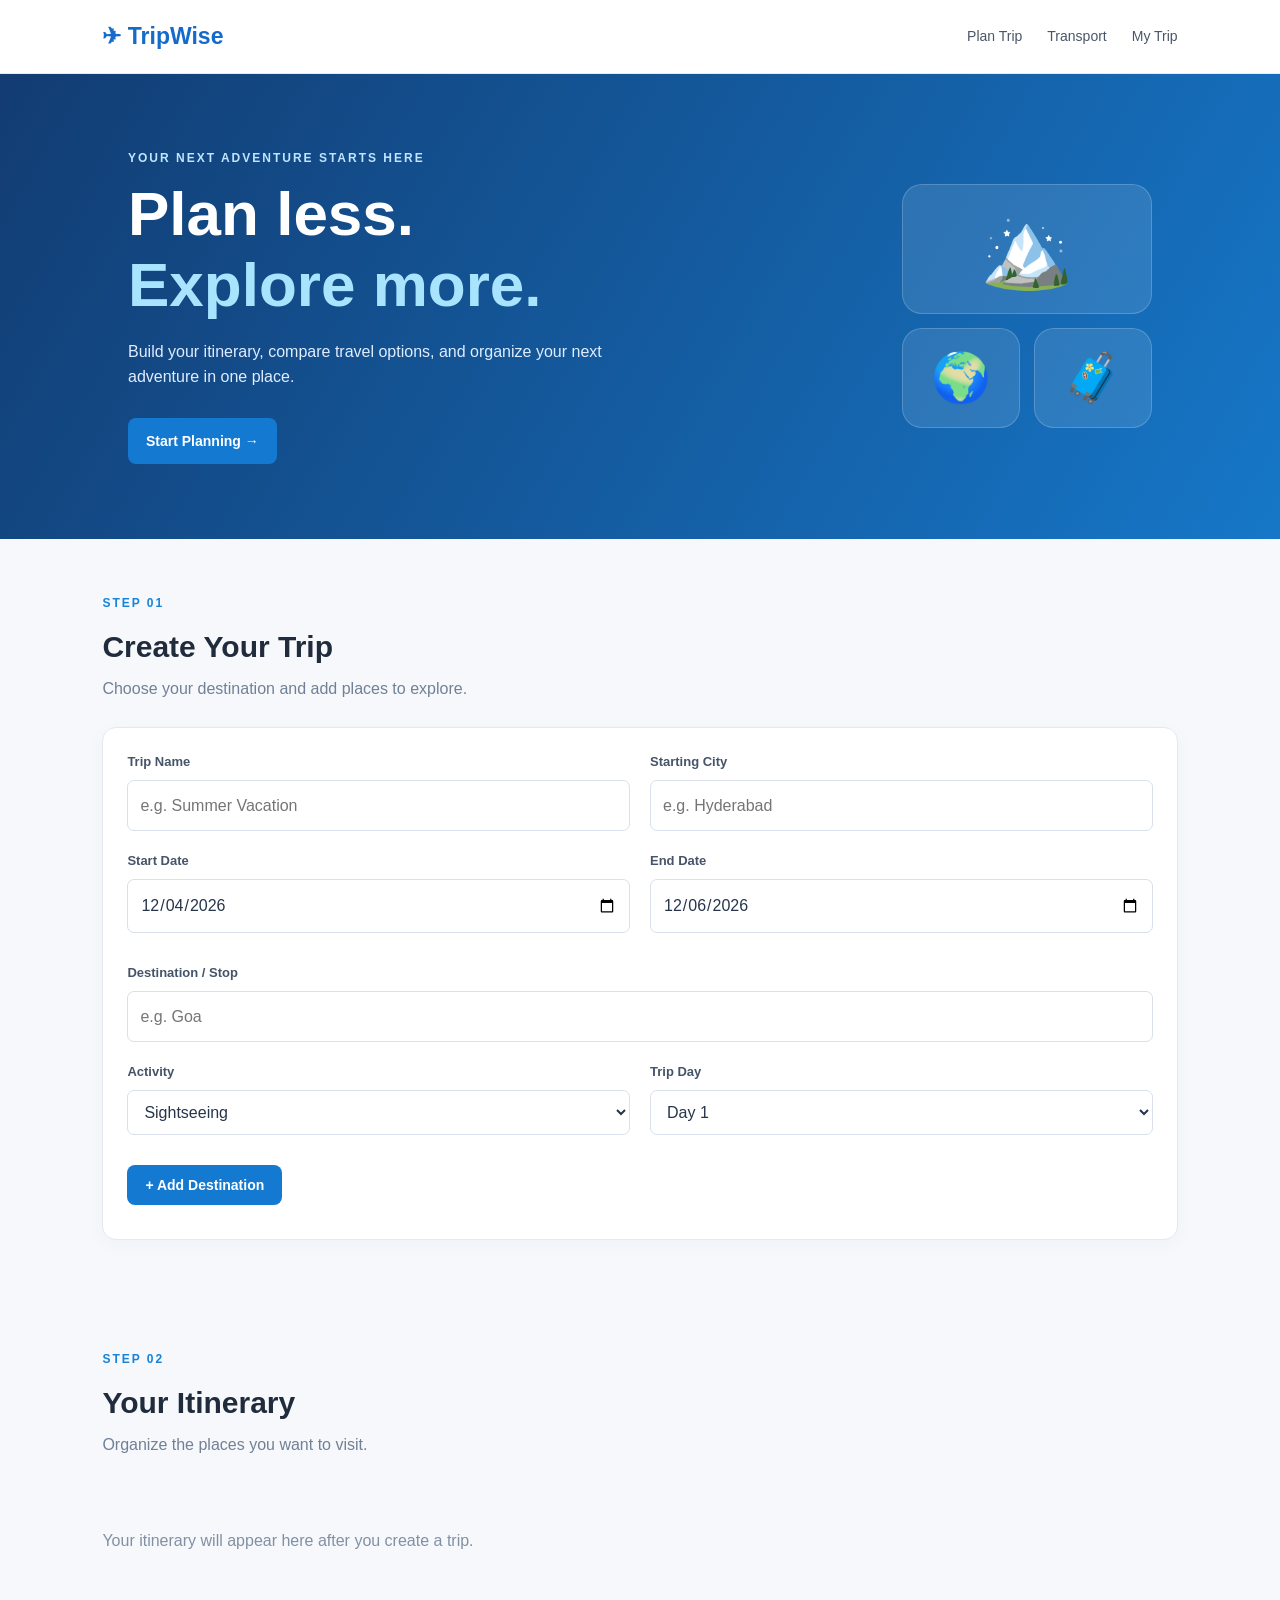
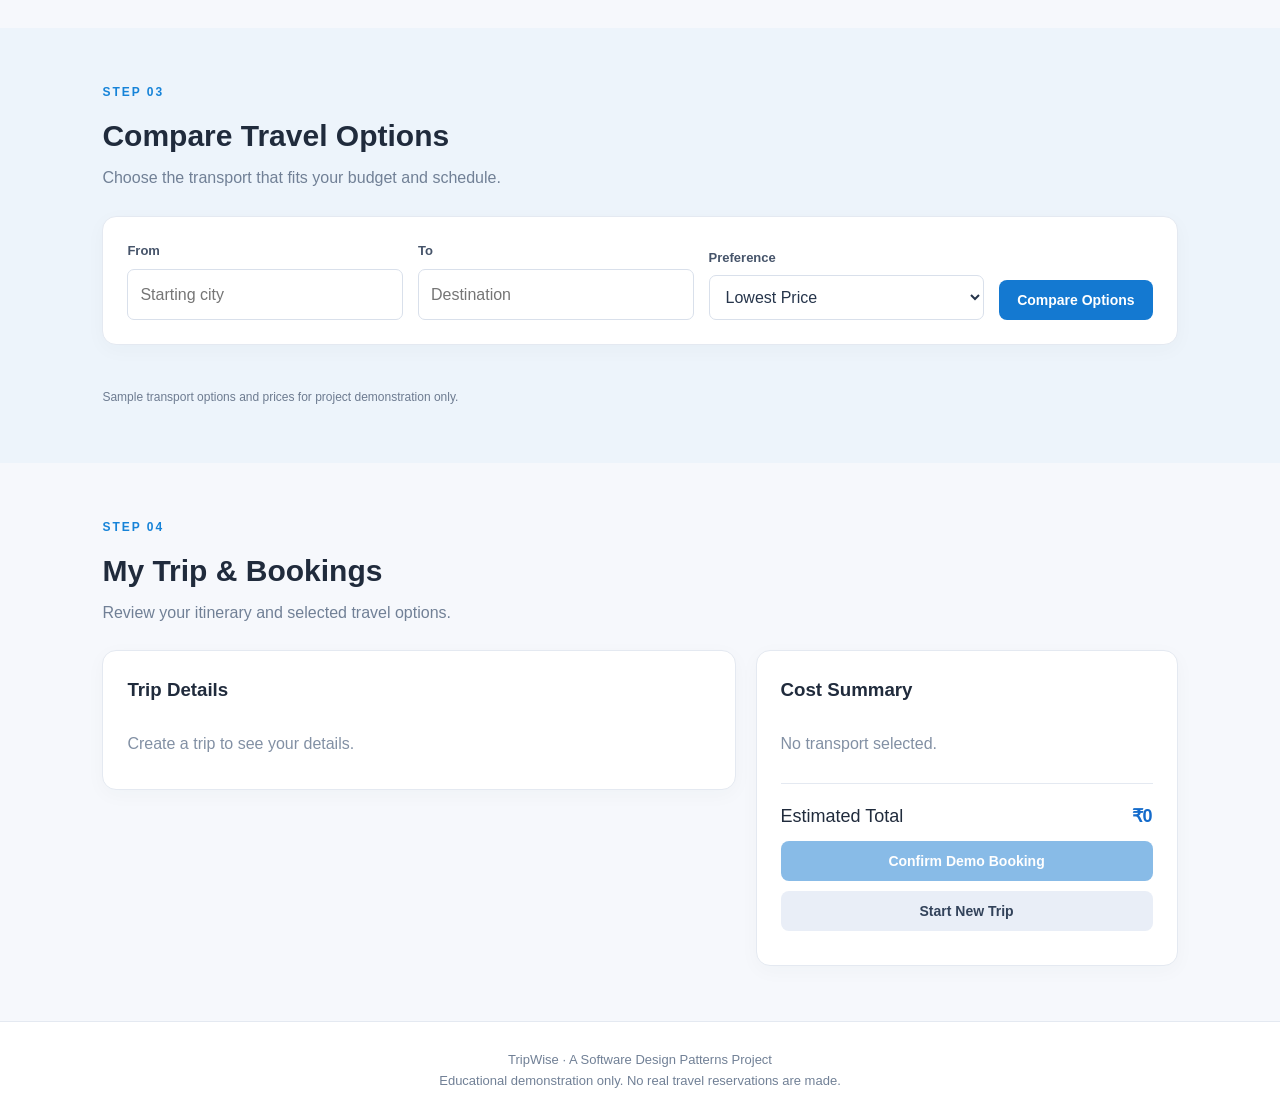
<file: index.html>
<!DOCTYPE html>
<html lang="en">
<head>
    <meta charset="UTF-8">
    <meta name="viewport" content="width=device-width, initial-scale=1.0">
    <title>TripWise - Travel Planner</title>
    <link rel="stylesheet" href="style.css">
</head>
<body>

<header class="navbar">
    <a class="logo" href="#">✈ TripWise</a>
    <nav>
        <a href="#planner">Plan Trip</a>
        <a href="#transport">Transport</a>
        <a href="#summary">My Trip</a>
    </nav>
</header>

<section class="hero">
    <div class="hero-content">
        <span class="eyebrow">YOUR NEXT ADVENTURE STARTS HERE</span>
        <h1>Plan less.<br><span>Explore more.</span></h1>
        <p>Build your itinerary, compare travel options, and organize your next adventure in one place.</p>
        <a href="#planner" class="btn btn-primary">Start Planning →</a>
    </div>
    <div class="hero-art" aria-hidden="true">
        <span>🏔️</span>
        <span>🌍</span>
        <span>🧳</span>
    </div>
</section>

<main>
    <section id="planner" class="section">
        <div class="section-heading">
            <span class="eyebrow">STEP 01</span>
            <h2>Create Your Trip</h2>
            <p>Choose your destination and add places to explore.</p>
        </div>

        <form id="tripForm" class="panel form-grid">
            <div class="field">
                <label for="tripName">Trip Name</label>
                <input id="tripName" type="text"
                       placeholder="e.g. Summer Vacation" required maxlength="70">
            </div>

            <div class="field">
                <label for="origin">Starting City</label>
                <input id="origin" type="text"
                       placeholder="e.g. Hyderabad" required maxlength="70">
            </div>

            <div class="field">
                <label for="startDate">Start Date</label>
                <input id="startDate" type="date" required>
            </div>

            <div class="field">
                <label for="endDate">End Date</label>
                <input id="endDate" type="date" required>
            </div>

            <div class="field full-width">
                <label for="destination">Destination / Stop</label>
                <input id="destination" type="text"
                       placeholder="e.g. Goa" required maxlength="100">
            </div>

            <div class="field">
                <label for="activity">Activity</label>
                <select id="activity">
                    <option value="Sightseeing">Sightseeing</option>
                    <option value="Adventure">Adventure</option>
                    <option value="Food & Dining">Food & Dining</option>
                    <option value="Nature">Nature</option>
                    <option value="Shopping">Shopping</option>
                    <option value="Relaxation">Relaxation</option>
                </select>
            </div>

            <div class="field">
                <label for="stopDay">Trip Day</label>
                <select id="stopDay">
                    <option value="1">Day 1</option>
                </select>
            </div>

            <div class="full-width">
                <button type="submit" class="btn btn-primary">
                    + Add Destination
                </button>
                <p id="formMessage" class="message" aria-live="polite"></p>
            </div>
        </form>
    </section>

    <section id="itinerary" class="section">
        <div class="section-heading">
            <span class="eyebrow">STEP 02</span>
            <h2>Your Itinerary</h2>
            <p>Organize the places you want to visit.</p>
        </div>

        <div id="tripOverview" class="overview-grid"></div>
        <div id="itineraryList" class="itinerary-list"></div>
    </section>

    <section id="transport" class="section transport-section">
        <div class="section-heading">
            <span class="eyebrow">STEP 03</span>
            <h2>Compare Travel Options</h2>
            <p>Choose the transport that fits your budget and schedule.</p>
        </div>

        <div class="panel transport-controls">
            <div class="field">
                <label for="transportFrom">From</label>
                <input id="transportFrom" type="text"
                       placeholder="Starting city" maxlength="70">
            </div>
            <div class="field">
                <label for="transportTo">To</label>
                <input id="transportTo" type="text"
                       placeholder="Destination" maxlength="70">
            </div>
            <div class="field">
                <label for="travelPreference">Preference</label>
                <select id="travelPreference">
                    <option value="cheapest">Lowest Price</option>
                    <option value="fastest">Fastest Journey</option>
                    <option value="comfort">Best Comfort</option>
                </select>
            </div>
            <button id="compareBtn" class="btn btn-primary">
                Compare Options
            </button>
        </div>

        <div id="transportList" class="transport-grid"></div>
        <p class="demo-note">
            Sample transport options and prices for project demonstration only.
        </p>
    </section>

    <section id="summary" class="section">
        <div class="section-heading">
            <span class="eyebrow">STEP 04</span>
            <h2>My Trip & Bookings</h2>
            <p>Review your itinerary and selected travel options.</p>
        </div>

        <div class="summary-layout">
            <div class="panel">
                <h3>Trip Details</h3>
                <div id="tripDetails">
                    <p class="empty">Create a trip to see your details.</p>
                </div>
            </div>

            <div class="panel">
                <h3>Cost Summary</h3>
                <div id="costDetails"></div>
                <div class="total-row">
                    <span>Estimated Total</span>
                    <strong id="grandTotal">₹0</strong>
                </div>

                <button id="bookBtn" class="btn btn-primary full-width" disabled>
                    Confirm Demo Booking
                </button>
                <button id="resetBtn" class="btn btn-secondary full-width">
                    Start New Trip
                </button>
                <p id="bookingMessage" class="message" aria-live="polite"></p>
            </div>
        </div>

        <div id="bookingConfirmation" class="confirmation panel" hidden>
            <h3>🎉 Demo Booking Confirmed!</h3>
            <div id="confirmationDetails"></div>
        </div>
    </section>
</main>

<footer>
    <p>TripWise · A Software Design Patterns Project</p>
    <p>Educational demonstration only. No real travel reservations are made.</p>
</footer>

<script src="script.js"></script>
</body>
</html>
</file>
<file: style.css>
* {
    margin: 0;
    padding: 0;
    box-sizing: border-box;
}

html {
    scroll-behavior: smooth;
}

body {
    font-family: Arial, sans-serif;
    background: #f6f8fc;
    color: #202b3c;
    line-height: 1.6;
}

.navbar {
    display: flex;
    justify-content: space-between;
    align-items: center;
    padding: 18px 8%;
    background: #ffffff;
    border-bottom: 1px solid #e7eaf1;
}

.logo {
    font-size: 23px;
    font-weight: bold;
    color: #146bcb;
    text-decoration: none;
}

.navbar nav {
    display: flex;
    gap: 25px;
}

.navbar nav a {
    text-decoration: none;
    color: #4b5669;
    font-size: 14px;
}

.navbar nav a:hover {
    color: #146bcb;
}

.hero {
    display: flex;
    align-items: center;
    justify-content: space-between;
    gap: 30px;
    padding: 75px 10%;
    color: white;
    background: linear-gradient(120deg, #123c72, #1677c8);
    overflow: hidden;
}

.hero-content {
    max-width: 620px;
}

.eyebrow {
    display: block;
    font-size: 12px;
    font-weight: bold;
    letter-spacing: 2px;
    color: #1683d8;
    margin-bottom: 10px;
}

.hero .eyebrow {
    color: #bfe5ff;
}

.hero h1 {
    font-size: clamp(38px, 5vw, 62px);
    line-height: 1.15;
    margin-bottom: 18px;
}

.hero h1 span {
    color: #a9e4ff;
}

.hero p {
    max-width: 490px;
    color: #e0edff;
    margin-bottom: 28px;
}

.hero-art {
    min-width: 250px;
    display: grid;
    grid-template-columns: 1fr 1fr;
    align-items: center;
    gap: 14px;
}

.hero-art span {
    display: flex;
    align-items: center;
    justify-content: center;
    min-height: 100px;
    font-size: 48px;
    background: #ffffff1c;
    border: 1px solid #ffffff30;
    border-radius: 20px;
}

.hero-art span:first-child {
    grid-column: span 2;
    min-height: 130px;
    font-size: 75px;
}

.btn {
    display: inline-block;
    padding: 12px 18px;
    border: none;
    border-radius: 8px;
    cursor: pointer;
    font-weight: bold;
    font-size: 14px;
    text-decoration: none;
    transition: 0.2s;
}

.btn-primary {
    background: #1479d1;
    color: white;
}

.btn-primary:hover:not(:disabled) {
    background: #0b61ae;
    transform: translateY(-1px);
}

.btn:disabled {
    opacity: 0.5;
    cursor: not-allowed;
}

.btn-secondary {
    background: #e9eef7;
    color: #32425a;
}

.section {
    padding: 55px 8%;
    scroll-margin-top: 20px;
}

.section-heading {
    margin-bottom: 25px;
}

.section-heading h2 {
    font-size: 30px;
    margin-bottom: 5px;
}

.section-heading p {
    color: #718096;
}

.panel {
    background: white;
    border: 1px solid #e4e9f1;
    border-radius: 14px;
    padding: 24px;
    box-shadow: 0 5px 20px #23344d08;
}

.form-grid {
    display: grid;
    grid-template-columns: repeat(2, minmax(0, 1fr));
    gap: 20px;
}

.field {
    display: flex;
    flex-direction: column;
    gap: 7px;
}

.field label {
    font-size: 13px;
    font-weight: bold;
    color: #46546a;
}

.field input,
.field select {
    width: 100%;
    min-width: 0;
    padding: 12px;
    border: 1px solid #d9e0eb;
    border-radius: 7px;
    background: #fff;
    color: #26354b;
    font: inherit;
}

.field input:focus,
.field select:focus {
    outline: 2px solid #8ac9ff;
    border-color: #1479d1;
}

.full-width {
    width: 100%;
    margin-top: 10px;
}

.message {
    margin-top: 10px;
    color: #176d49;
    font-size: 13px;
    overflow-wrap: anywhere;
}

.full-width,
.full-width * {
    max-width: 100%;
}

.full-width {
    grid-column: auto;
}

.form-grid > .full-width {
    grid-column: 1 / -1;
}

.overview-grid {
    display: grid;
    grid-template-columns: repeat(3, minmax(0, 1fr));
    gap: 18px;
    margin-bottom: 25px;
}

.overview-card {
    background: white;
    border: 1px solid #e4e9f1;
    padding: 20px;
    border-radius: 12px;
}

.overview-card span {
    display: block;
    color: #718096;
    font-size: 13px;
}

.overview-card strong {
    display: block;
    font-size: 22px;
    margin-top: 5px;
    overflow-wrap: anywhere;
}

.itinerary-list {
    display: grid;
    gap: 16px;
}

.day-card {
    background: white;
    border: 1px solid #e4e9f1;
    border-radius: 12px;
    padding: 20px;
}

.day-heading {
    display: flex;
    justify-content: space-between;
    align-items: center;
    gap: 12px;
    margin-bottom: 14px;
}

.day-heading h3 {
    color: #146bcb;
}

.stop-item {
    display: flex;
    justify-content: space-between;
    align-items: center;
    gap: 15px;
    padding: 13px 0;
    border-top: 1px solid #edf0f5;
}

.stop-item p {
    color: #718096;
    font-size: 13px;
}

.remove-btn {
    border: none;
    border-radius: 6px;
    padding: 8px 10px;
    color: #b52f45;
    background: #fff0f1;
    cursor: pointer;
    flex-shrink: 0;
}

.empty {
    padding: 20px 0;
    color: #8290a4;
}

.transport-section {
    background: #edf4fb;
}

.transport-controls {
    display: grid;
    grid-template-columns: repeat(3, minmax(0, 1fr)) auto;
    align-items: end;
    gap: 15px;
    margin-bottom: 25px;
}

.transport-grid {
    display: grid;
    grid-template-columns: repeat(auto-fit, minmax(220px, 1fr));
    gap: 18px;
}

.transport-card {
    background: white;
    border: 1px solid #e0e8f2;
    border-radius: 12px;
    padding: 20px;
}

.transport-card.recommended {
    border: 2px solid #168b68;
}

.transport-card .transport-icon {
    font-size: 30px;
    margin-bottom: 10px;
}

.transport-card p {
    color: #718096;
    font-size: 13px;
    margin: 4px 0;
}

.transport-price {
    display: block;
    font-size: 25px;
    margin: 12px 0;
    color: #176bce;
}

.recommended-label {
    display: inline-block;
    padding: 4px 8px;
    background: #e2f7ef;
    color: #13714e;
    border-radius: 20px;
    font-size: 11px;
    margin-bottom: 10px;
}

.demo-note {
    color: #6d7b90;
    font-size: 12px;
    margin-top: 18px;
}

.summary-layout {
    display: grid;
    grid-template-columns: 1.2fr 0.8fr;
    gap: 20px;
    align-items: start;
}

.summary-layout h3 {
    margin-bottom: 18px;
}

#tripDetails p,
#costDetails p {
    padding: 8px 0;
    overflow-wrap: anywhere;
}

.total-row {
    display: flex;
    justify-content: space-between;
    gap: 10px;
    margin-top: 18px;
    padding-top: 18px;
    border-top: 1px solid #e4e9f1;
    font-size: 18px;
}

.total-row strong {
    color: #146bcb;
}

.confirmation {
    margin-top: 24px;
    border-color: #a8dfc8;
    background: #f1fff8;
}

.confirmation h3 {
    color: #14774e;
    margin-bottom: 12px;
}

.confirmation p {
    margin: 6px 0;
    overflow-wrap: anywhere;
}

footer {
    text-align: center;
    padding: 28px 15px;
    color: #718096;
    background: white;
    border-top: 1px solid #e4e9f1;
    font-size: 13px;
}

[hidden] {
    display: none !important;
}

@media (max-width: 850px) {
    .hero {
        padding: 55px 6%;
    }

    .section {
        padding: 40px 5%;
    }

    .transport-controls {
        grid-template-columns: repeat(2, minmax(0, 1fr));
    }

    .summary-layout {
        grid-template-columns: 1fr;
    }
}

@media (max-width: 560px) {
    .navbar {
        padding: 16px 5%;
        flex-wrap: wrap;
        gap: 12px;
    }

    .navbar nav {
        gap: 12px;
        flex-wrap: wrap;
    }

    .navbar nav a {
        font-size: 12px;
    }

    .hero {
        padding: 45px 6%;
    }

    .hero-art {
        display: none;
    }

    .form-grid,
    .overview-grid,
    .transport-controls {
        grid-template-columns: 1fr;
    }

    .section-heading h2 {
        font-size: 25px;
    }

    .panel {
        padding: 18px;
    }

    .stop-item {
        align-items: flex-start;
    }
}
</file>
